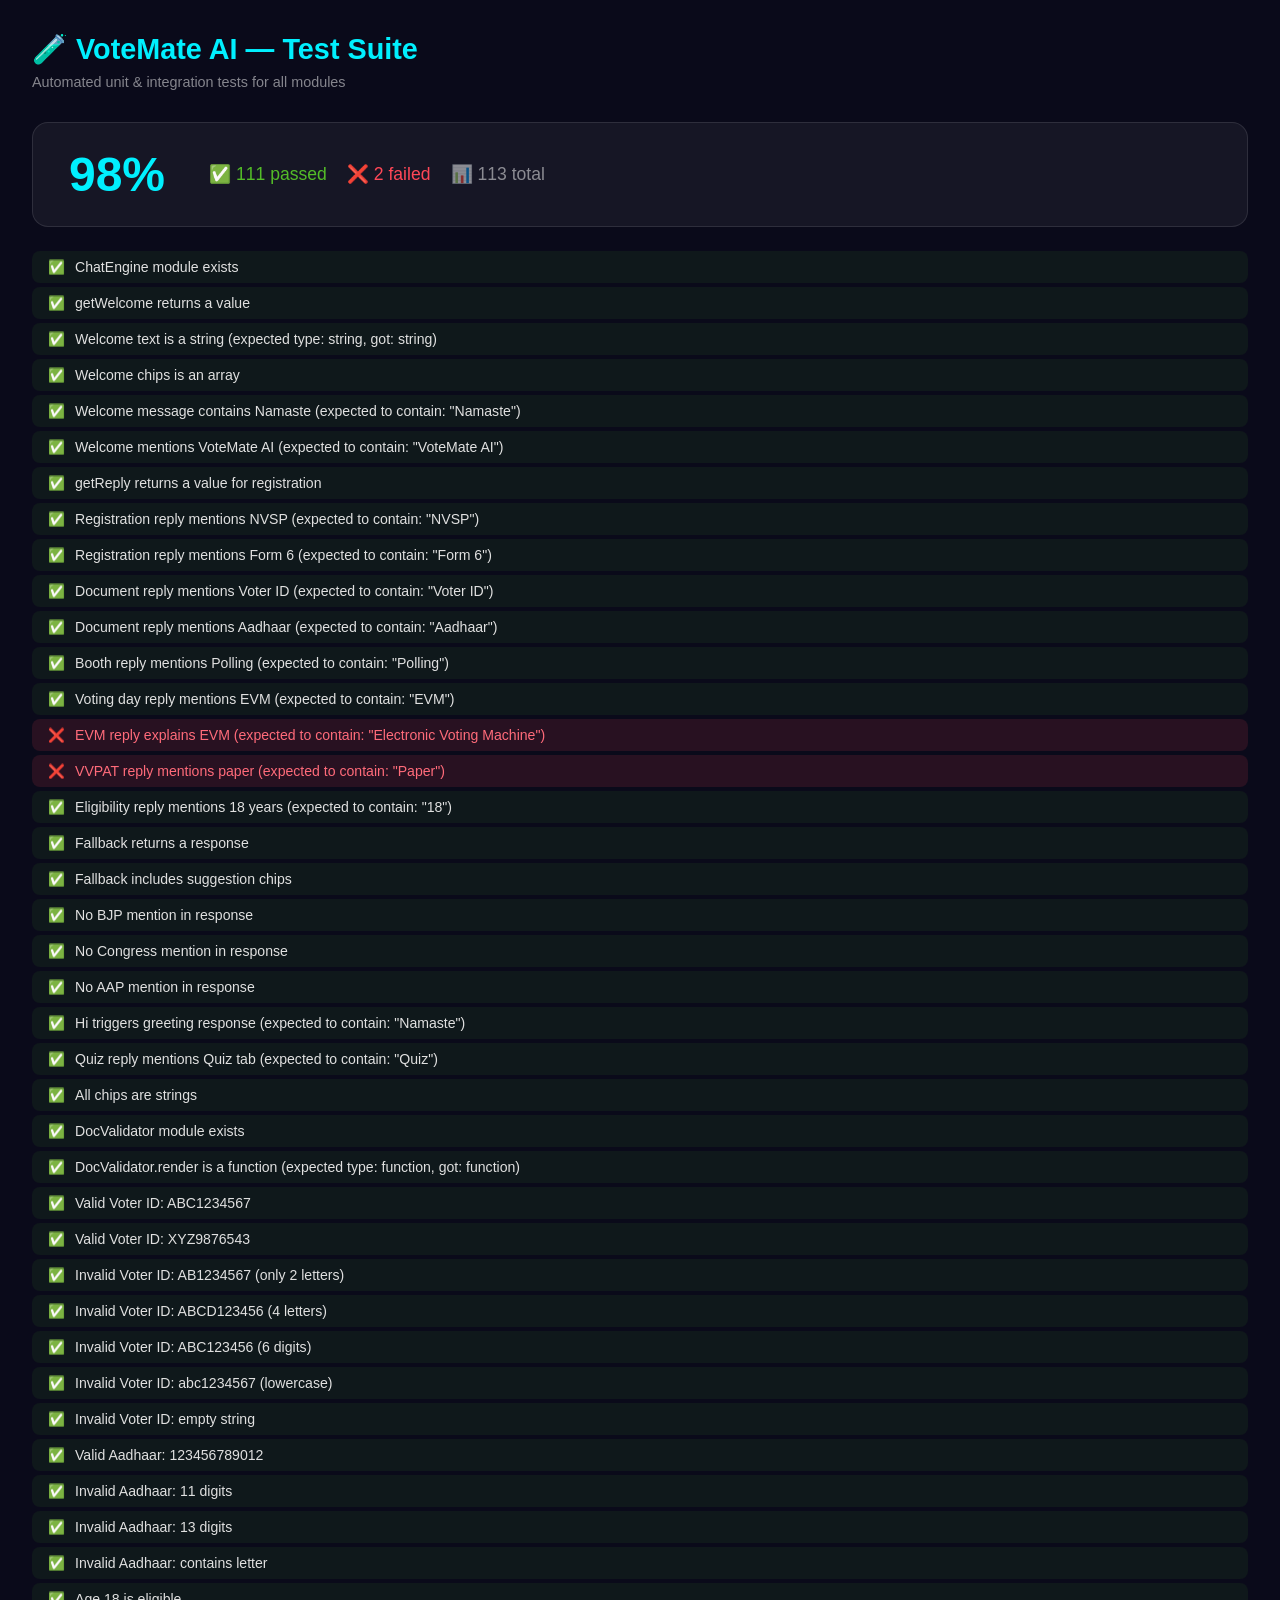
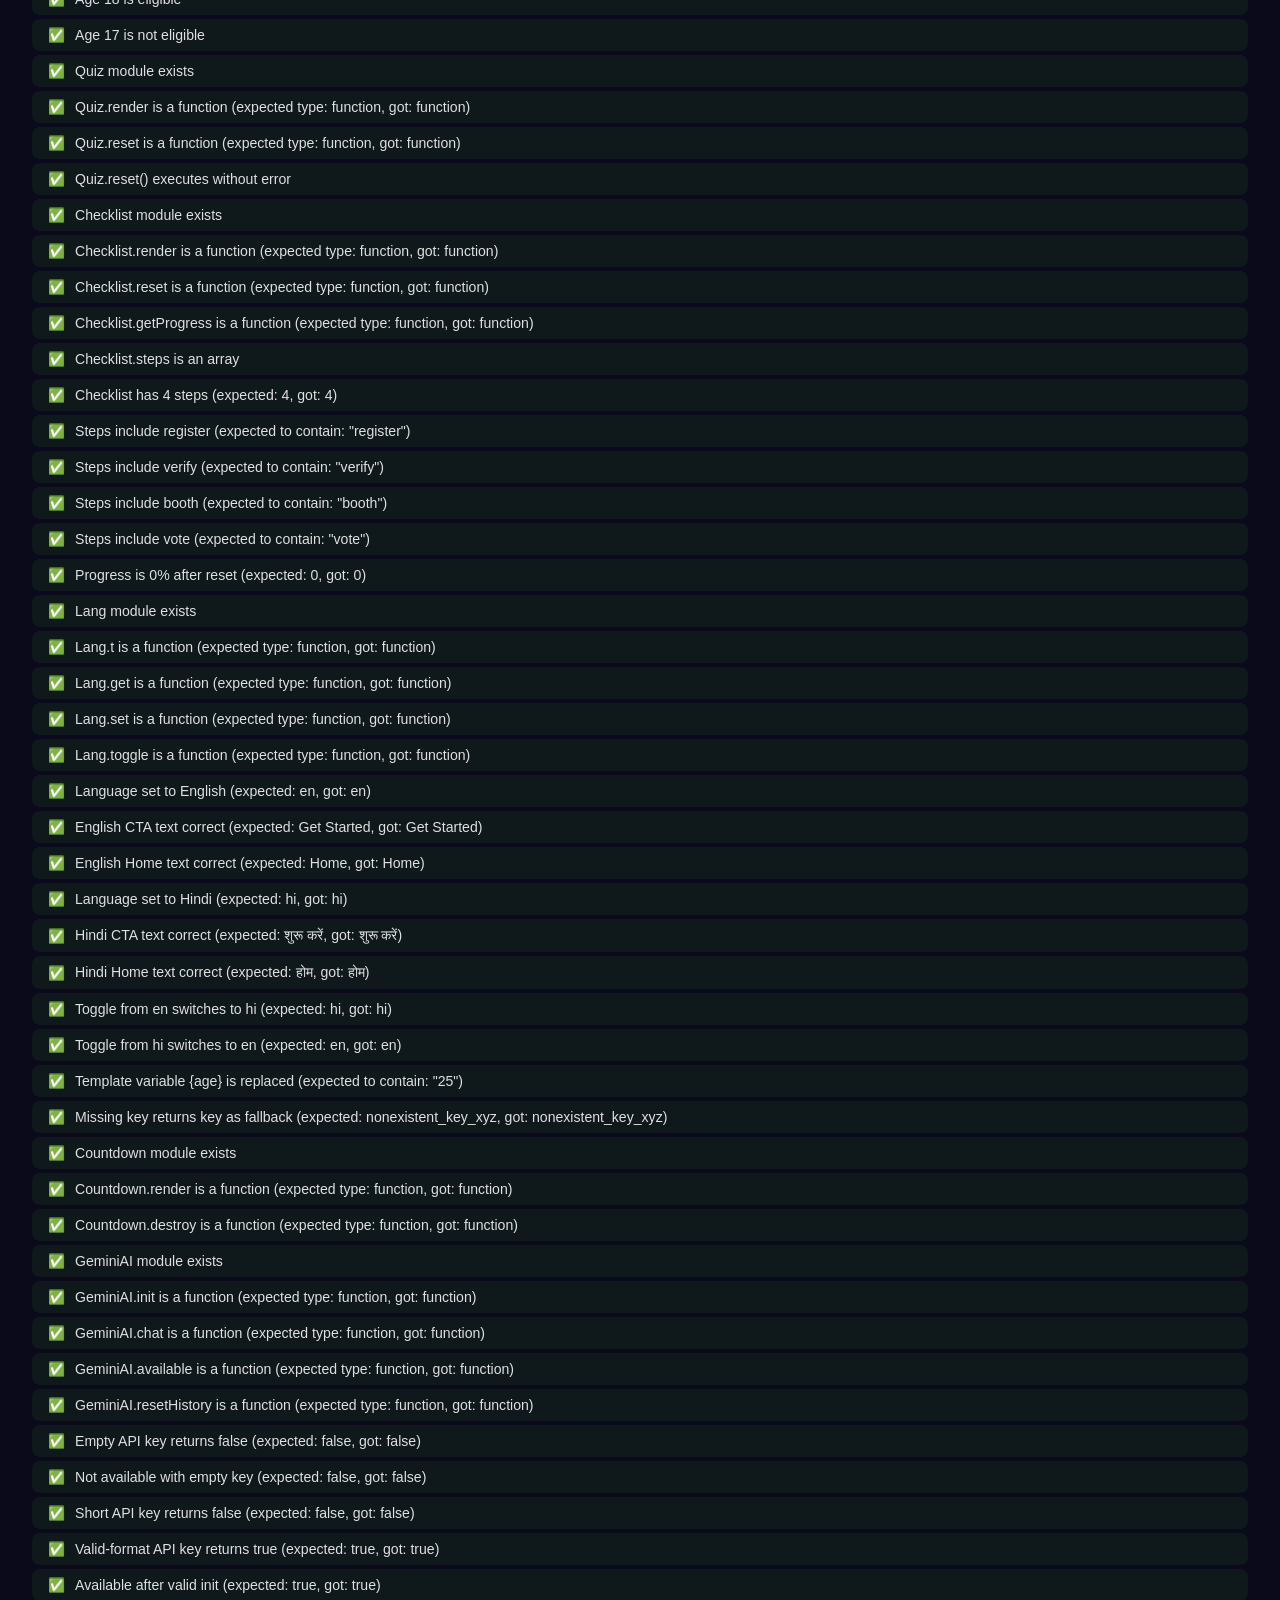
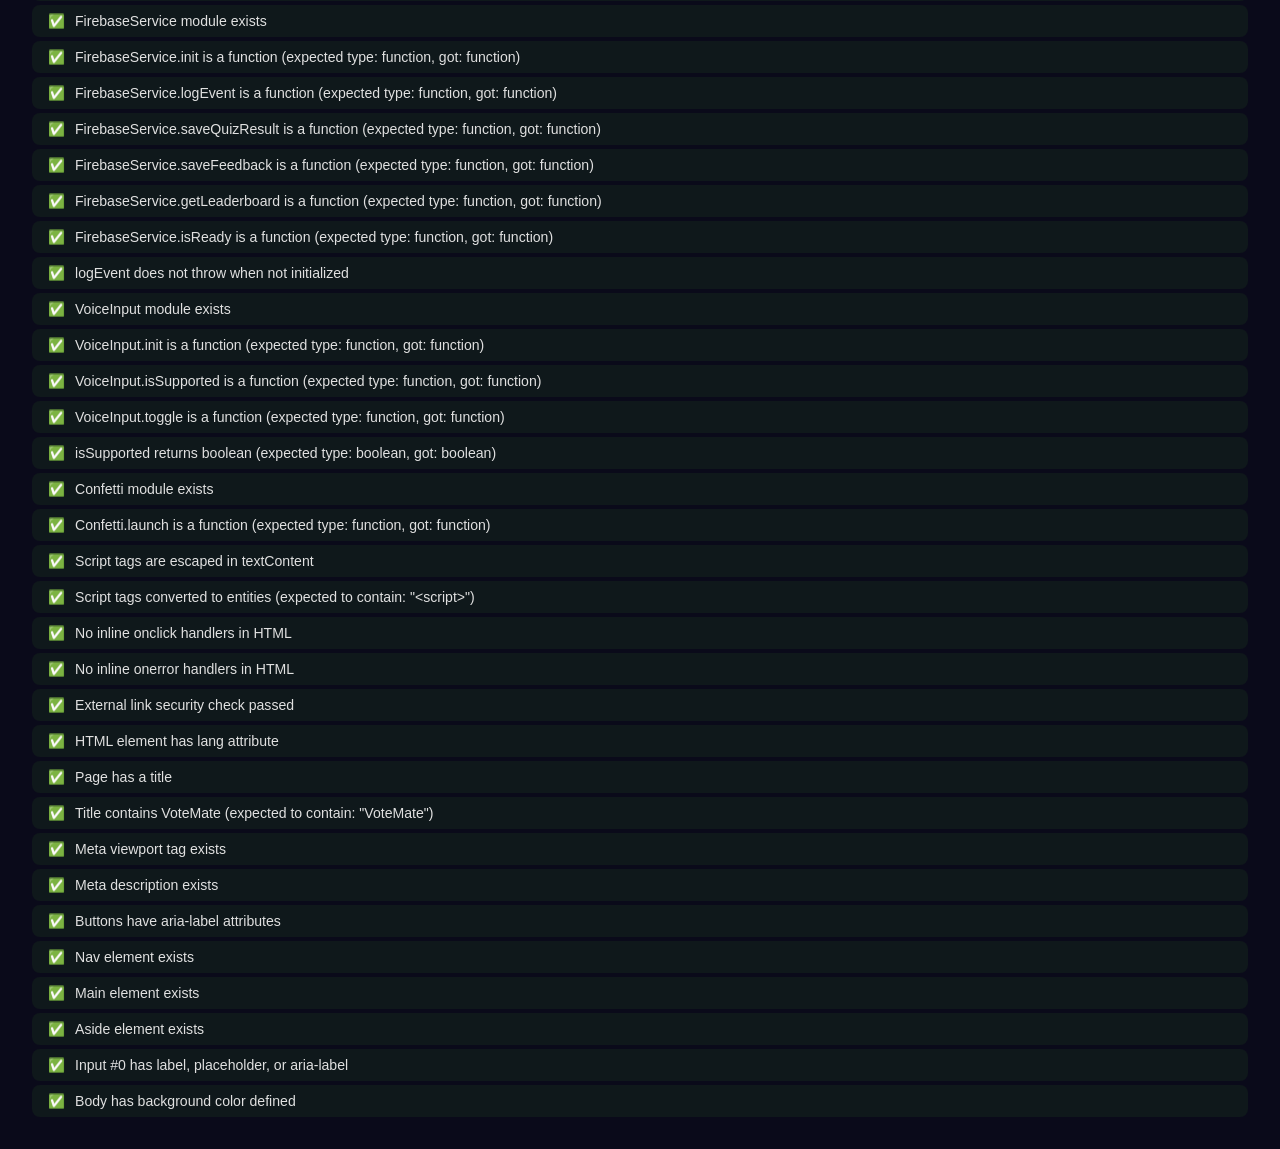
<file: tests/test.html>
<!DOCTYPE html>
<html lang="en">
<head>
  <meta charset="UTF-8" />
  <meta name="viewport" content="width=device-width, initial-scale=1.0" />
  <title>VoteMate AI — Test Suite</title>
  <meta name="description" content="Automated test suite for VoteMate AI voting assistant" />
  <style>
    * { margin: 0; padding: 0; box-sizing: border-box; }
    body {
      font-family: 'Inter', -apple-system, sans-serif;
      background: #0a0a1a;
      color: #e0e0e0;
      padding: 32px;
      min-height: 100vh;
    }
    h1 { font-size: 1.8rem; color: #00f0ff; margin-bottom: 8px; }
    .subtitle { color: rgba(255,255,255,0.5); margin-bottom: 32px; font-size: 0.9rem; }
    .test-summary {
      display: flex; align-items: center; gap: 32px;
      padding: 24px; background: rgba(255,255,255,0.05);
      border: 1px solid rgba(255,255,255,0.1);
      border-radius: 16px; margin-bottom: 24px;
    }
    .test-score {
      font-size: 3rem; font-weight: 900;
      min-width: 120px; text-align: center;
    }
    .test-score.perfect { color: #53bc28; }
    .test-score.good { color: #00f0ff; }
    .test-score.bad { color: #ff4757; }
    .test-counts { display: flex; gap: 20px; font-size: 1.1rem; }
    .pass-count { color: #53bc28; }
    .fail-count { color: #ff4757; }
    .total-count { color: rgba(255,255,255,0.5); }
    .test-list { display: flex; flex-direction: column; gap: 4px; }
    .test-item {
      display: flex; align-items: center; gap: 10px;
      padding: 8px 16px; border-radius: 8px; font-size: 0.88rem;
    }
    .test-item.pass { background: rgba(83,188,40,0.08); }
    .test-item.fail { background: rgba(255,71,87,0.12); color: #ff6b7a; }
    .test-status { font-size: 0.85rem; }
    .loading { color: rgba(255,255,255,0.4); font-style: italic; padding: 40px; }
  </style>
</head>
<body>
  <h1>🧪 VoteMate AI — Test Suite</h1>
  <p class="subtitle">Automated unit & integration tests for all modules</p>

  <div id="test-results">
    <div class="loading">Running tests...</div>
  </div>

  <!-- Hidden elements needed by accessibility tests -->
  <nav style="display:none"><a href="#">nav</a></nav>
  <main style="display:none"></main>
  <aside style="display:none"></aside>
  <button aria-label="test" style="display:none"></button>
  <input placeholder="test input" style="display:none" />

  <!-- Load all app modules (same order as index.html) -->
  <script src="../js/lang.js"></script>
  <script src="../js/confetti.js"></script>
  <script src="../js/countdown.js"></script>
  <script src="../js/voice.js"></script>
  <script src="../js/tubes.js"></script>
  <script src="../js/chat.js"></script>
  <script src="../js/checklist.js"></script>
  <script src="../js/documents.js"></script>
  <script src="../js/quiz.js"></script>
  <script src="../js/gemini.js"></script>
  <script src="../js/firebase-config.js"></script>

  <!-- Load and run tests -->
  <script src="tests.js"></script>
  <script>
    document.addEventListener('DOMContentLoaded', () => {
      // Small delay to ensure all modules are loaded
      setTimeout(() => TestRunner.runAll(), 100);
    });
  </script>
</body>
</html>
</file>
